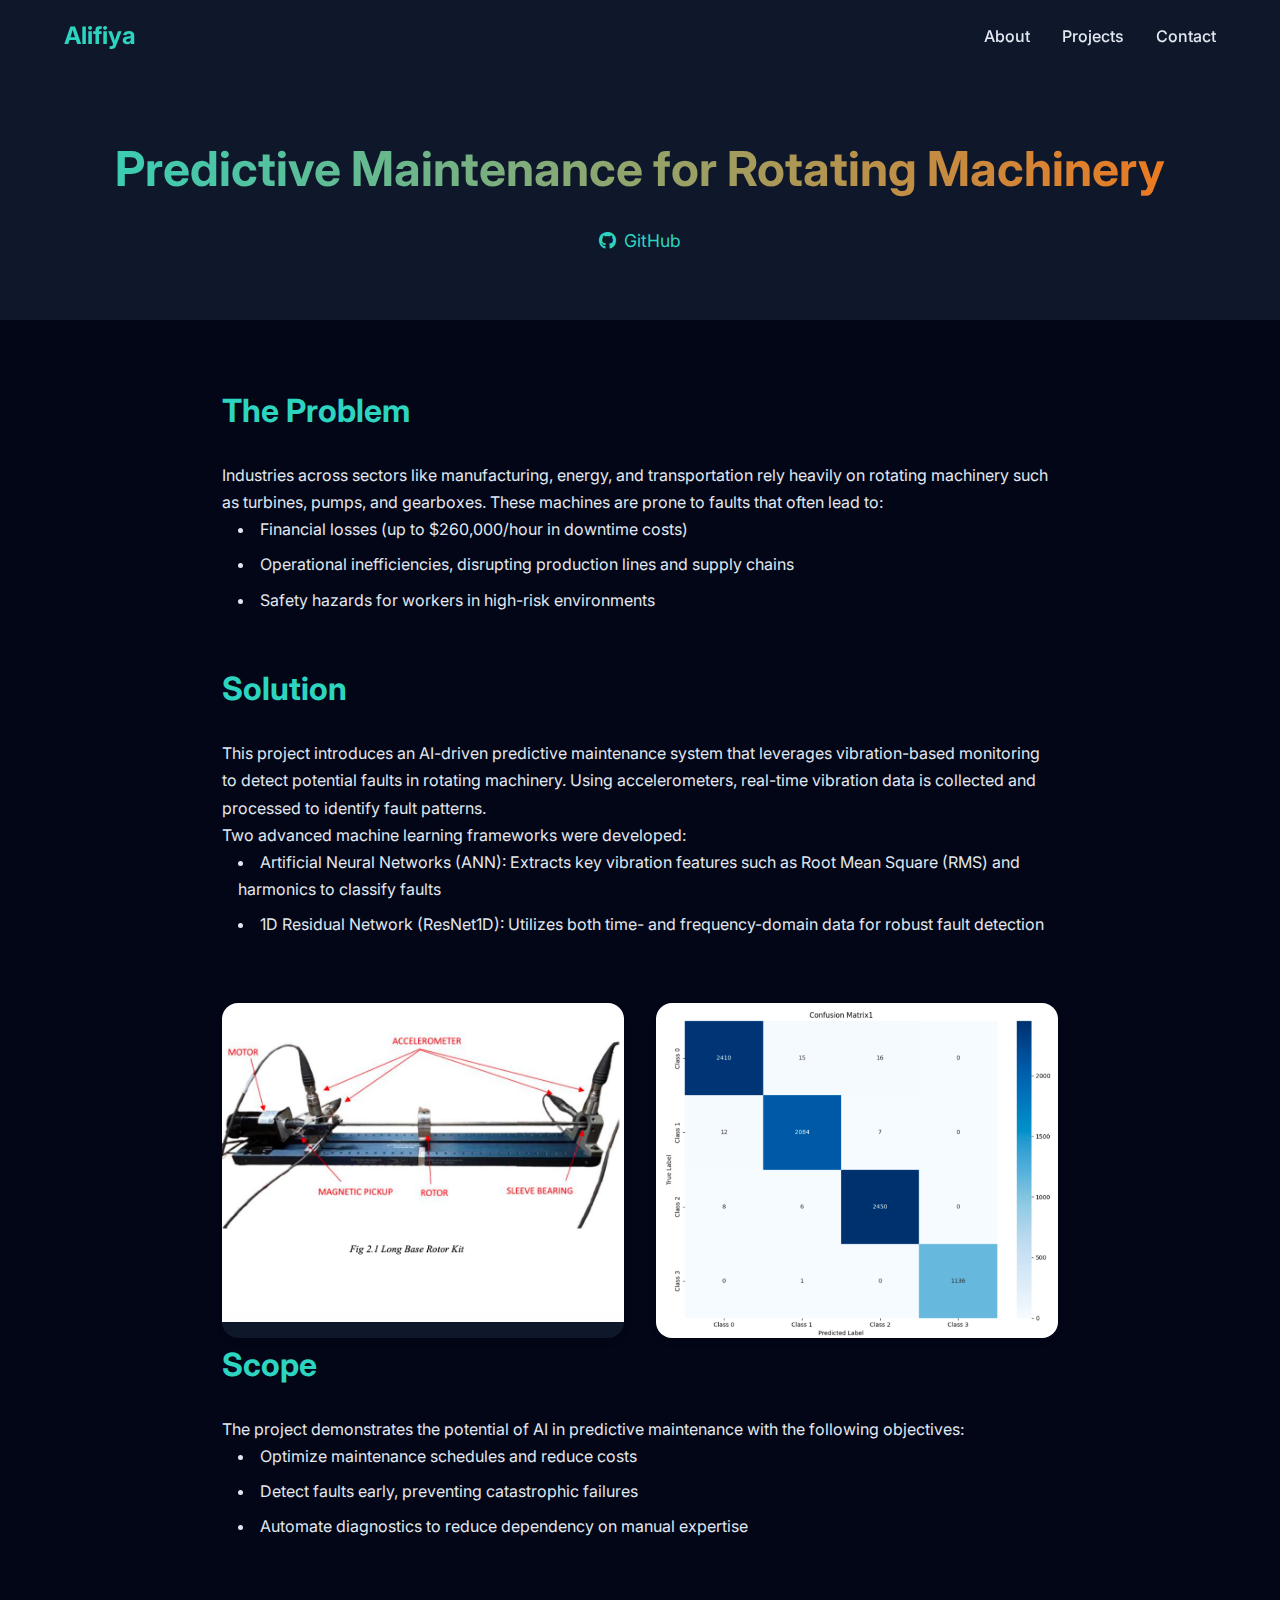
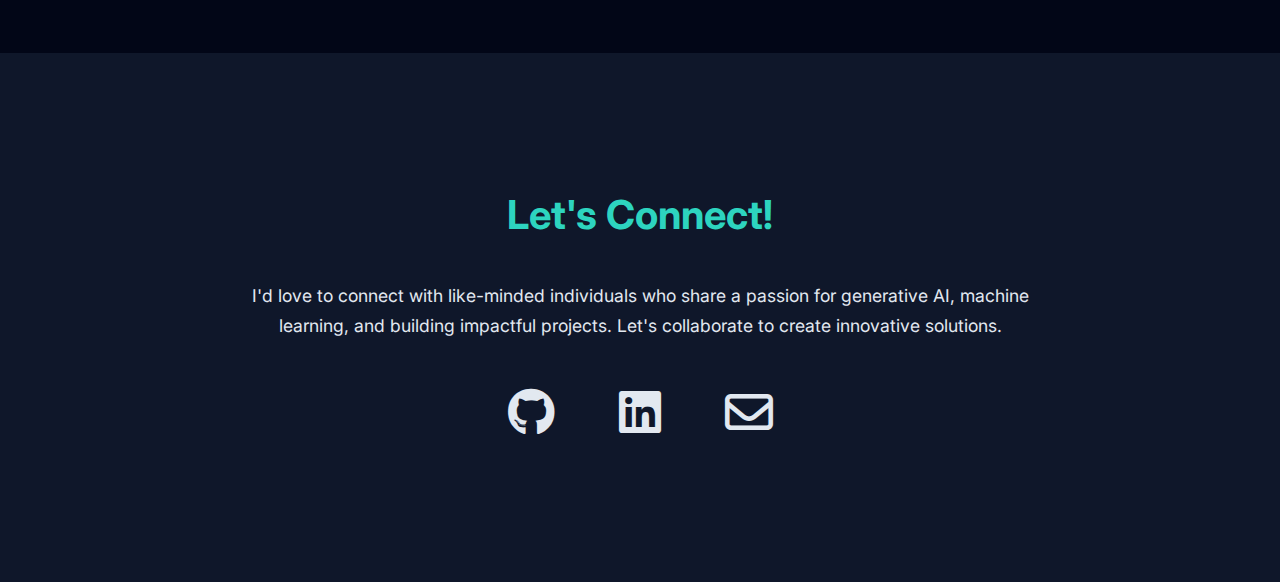
<file: project2.html>
<!DOCTYPE html>
<html lang="en">
<head>
    <meta charset="UTF-8">
    <meta name="viewport" content="width=device-width, initial-scale=1.0">
    <title>Predictive Maintenance | Alifiya's Portfolio</title>
    <link href="https://fonts.googleapis.com/css2?family=Inter:wght@400;500;600;700&display=swap" rel="stylesheet">
    <link rel="stylesheet" href="https://cdnjs.cloudflare.com/ajax/libs/font-awesome/6.0.0/css/all.min.css">
    <link rel="stylesheet" href="styles.css">
</head>
<body>
    <nav>
        <div class="nav-content">
            <a href="index.html" class="nav-logo">Alifiya</a>
            <ul class="nav-links">
                <li><a href="index.html#about">About</a></li>
                <li><a href="index.html#projects">Projects</a></li>
                <li><a href="index.html#contact">Contact</a></li>
            </ul>
        </div>
    </nav>

    <header class="project-hero">
        <h1>Predictive Maintenance for Rotating Machinery</h1>
        <a href="https://github.com/alifiya13/MMS_MultiChannel" class="github-link">
            <i class="fab fa-github"></i>
            GitHub
        </a>
    </header>

    <main class="project-content">
        <section class="content-section">
            <h2>The Problem</h2>
            <p>Industries across sectors like manufacturing, energy, and transportation rely heavily on rotating machinery such as turbines, pumps, and gearboxes. These machines are prone to faults that often lead to:</p>
            <ul>
                <li>Financial losses (up to $260,000/hour in downtime costs)</li>
                <li>Operational inefficiencies, disrupting production lines and supply chains</li>
                <li>Safety hazards for workers in high-risk environments</li>
            </ul>
        </section>

        <section class="content-section">
            <h2>Solution</h2>
            <p>This project introduces an AI-driven predictive maintenance system that leverages vibration-based monitoring to detect potential faults in rotating machinery. Using accelerometers, real-time vibration data is collected and processed to identify fault patterns.</p>
            <p>Two advanced machine learning frameworks were developed:</p>
            <ul>
                <li>Artificial Neural Networks (ANN): Extracts key vibration features such as Root Mean Square (RMS) and harmonics to classify faults</li>
                <li>1D Residual Network (ResNet1D): Utilizes both time- and frequency-domain data for robust fault detection</li>
            </ul>
        </section>

        <div class="media-gallery">
            <div class="media-item">
                <img src="pr2_img3.png" alt="Project visualization">
            </div>
            <div class="media-item">
                <img src="pr2_img2.png" alt="System architecture">
            </div>
        </div>

        <section class="content-section">
            <h2>Scope</h2>
            <p>The project demonstrates the potential of AI in predictive maintenance with the following objectives:</p>
            <ul>
                <li>Optimize maintenance schedules and reduce costs</li>
                <li>Detect faults early, preventing catastrophic failures</li>
                <li>Automate diagnostics to reduce dependency on manual expertise</li>
            </ul>
        </section>
    </main>

    <footer class="connect-section" id="contact">
        <div class="section">
            <h2 class="section-title">Let's Connect!</h2>
            <div class="contact-content">
                <p>
                    I'd love to connect with like-minded individuals who share a passion for generative AI, machine learning, and building impactful projects. Let's collaborate to create innovative solutions.
                </p>
            </div>
            <div class="social-links">
                <a href="https://github.com/alifiya13" class="social-link"><i class="fab fa-github"></i></a>
                <a href="https://www.linkedin.com/in/alifiya-batterywala/" class="social-link"><i class="fab fa-linkedin"></i></a>
                <a href="batterywalaalifiya13@gmail.com" class="social-link"><i class="far fa-envelope"></i></a>
            </div>
        </div>
    </footer>
</body>
</html>
</file>
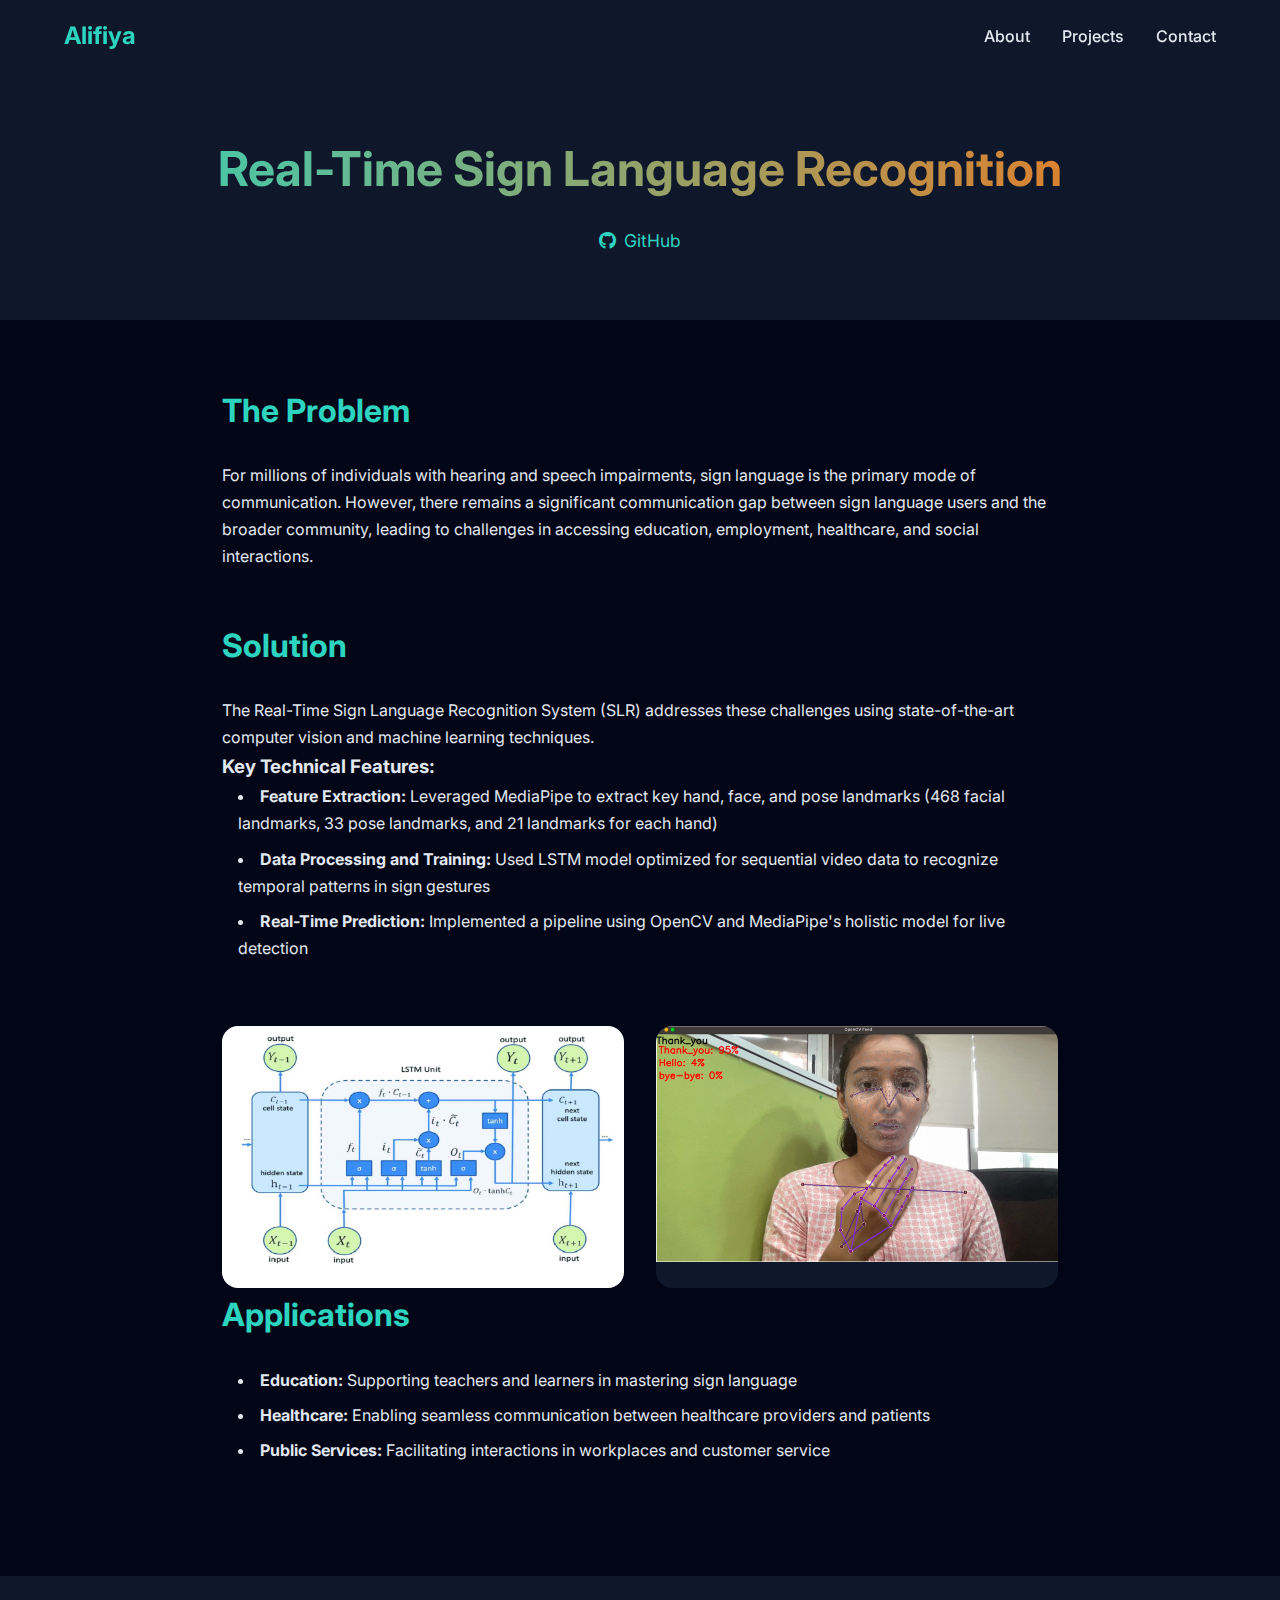
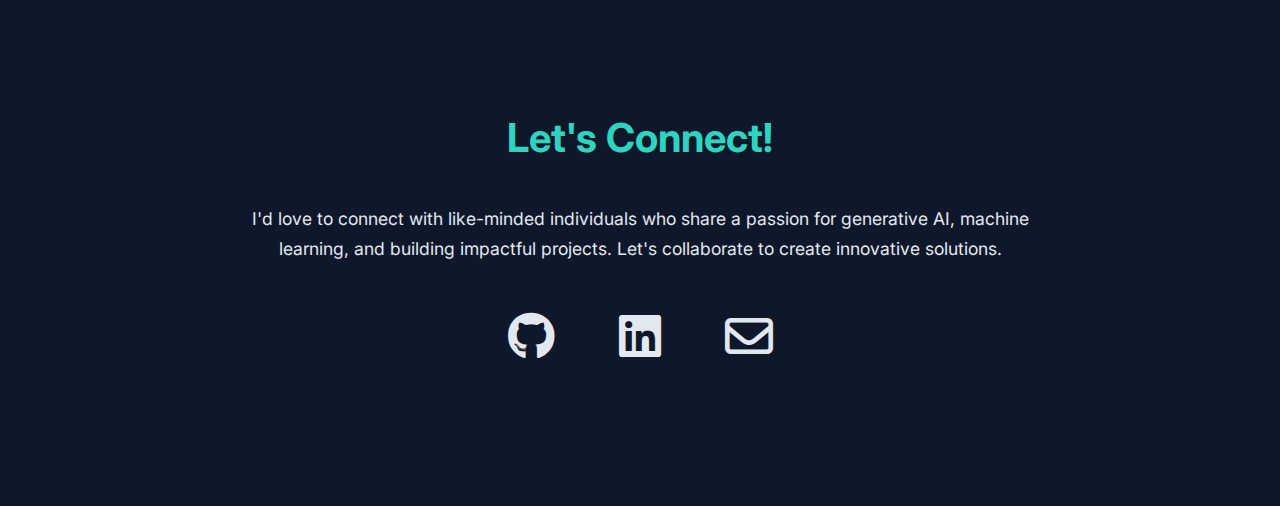
<file: project3.html>
<!DOCTYPE html>
<html lang="en">
<head>
    <meta charset="UTF-8">
    <meta name="viewport" content="width=device-width, initial-scale=1.0">
    <title>Sign Language Recognition | Alifiya's Portfolio</title>
    <link href="https://fonts.googleapis.com/css2?family=Inter:wght@400;500;600;700&display=swap" rel="stylesheet">
    <link rel="stylesheet" href="https://cdnjs.cloudflare.com/ajax/libs/font-awesome/6.0.0/css/all.min.css">
    <link rel="stylesheet" href="styles.css">
</head>
<body>
    <nav>
        <div class="nav-content">
            <a href="index.html" class="nav-logo">Alifiya</a>
            <ul class="nav-links">
                <li><a href="index.html#about">About</a></li>
                <li><a href="index.html#projects">Projects</a></li>
                <li><a href="index.html#contact">Contact</a></li>
            </ul>
        </div>
    </nav>

    <header class="project-hero">
        <h1>Real-Time Sign Language Recognition</h1>
        <a href="https://github.com/alifiya13/Real-Time-Sign-language-recognition" class="github-link">
            <i class="fab fa-github"></i>
            GitHub
        </a>
    </header>

    <main class="project-content">
        <section class="content-section">
            <h2>The Problem</h2>
            <p>For millions of individuals with hearing and speech impairments, sign language is the primary mode of communication. However, there remains a significant communication gap between sign language users and the broader community, leading to challenges in accessing education, employment, healthcare, and social interactions.</p>
        </section>

        <section class="content-section">
            <h2>Solution</h2>
            <p>The Real-Time Sign Language Recognition System (SLR) addresses these challenges using state-of-the-art computer vision and machine learning techniques.</p>
            <h3>Key Technical Features:</h3>
            <ul>
                <li><strong>Feature Extraction:</strong> Leveraged MediaPipe to extract key hand, face, and pose landmarks (468 facial landmarks, 33 pose landmarks, and 21 landmarks for each hand)</li>
                <li><strong>Data Processing and Training:</strong> Used LSTM model optimized for sequential video data to recognize temporal patterns in sign gestures</li>
                <li><strong>Real-Time Prediction:</strong> Implemented a pipeline using OpenCV and MediaPipe's holistic model for live detection</li>
            </ul>
        </section>

        <div class="media-gallery">
            <div class="media-item">
                <img src="pr3_img2.png" alt="System architecture">
            </div>
            <div class="media-item">
                <img src="pr3_img3.png" alt="Recognition demo">
            </div>
        </div>

        <section class="content-section">
            <h2>Applications</h2>
            <ul>
                <li><strong>Education:</strong> Supporting teachers and learners in mastering sign language</li>
                <li><strong>Healthcare:</strong> Enabling seamless communication between healthcare providers and patients</li>
                <li><strong>Public Services:</strong> Facilitating interactions in workplaces and customer service</li>
            </ul>
        </section>
    </main>

    <footer class="connect-section" id="contact">
        <div class="section">
            <h2 class="section-title">Let's Connect!</h2>
            <div class="contact-content">
                <p>
                    I'd love to connect with like-minded individuals who share a passion for generative AI, machine learning, and building impactful projects. Let's collaborate to create innovative solutions.
                </p>
            </div>
            <div class="social-links">
                <a href="https://github.com/alifiya13" class="social-link"><i class="fab fa-github"></i></a>
                <a href="https://www.linkedin.com/in/alifiya-batterywala/" class="social-link"><i class="fab fa-linkedin"></i></a>
                <a href="batterywalaalifiya13@gmail.com" class="social-link"><i class="far fa-envelope"></i></a>
            </div>
        </div>
    </footer>
</body>
</html>
</file>
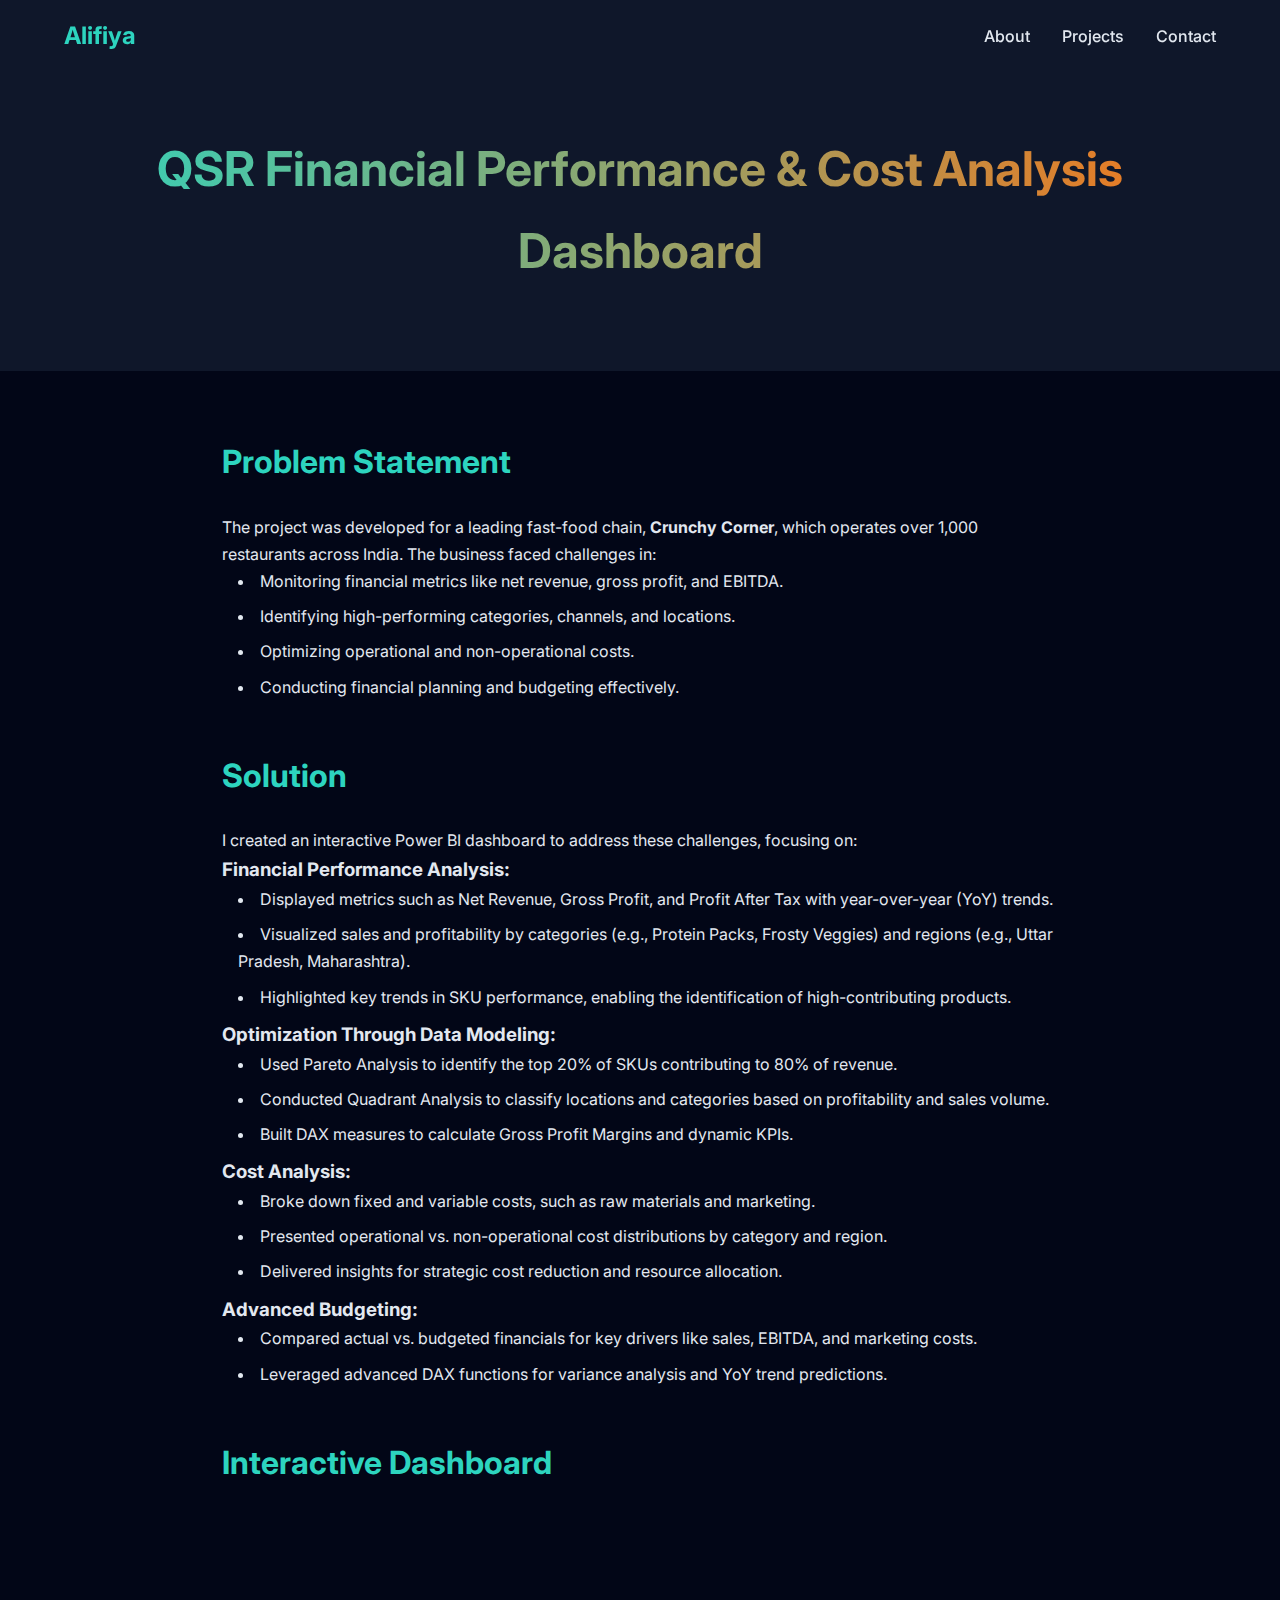
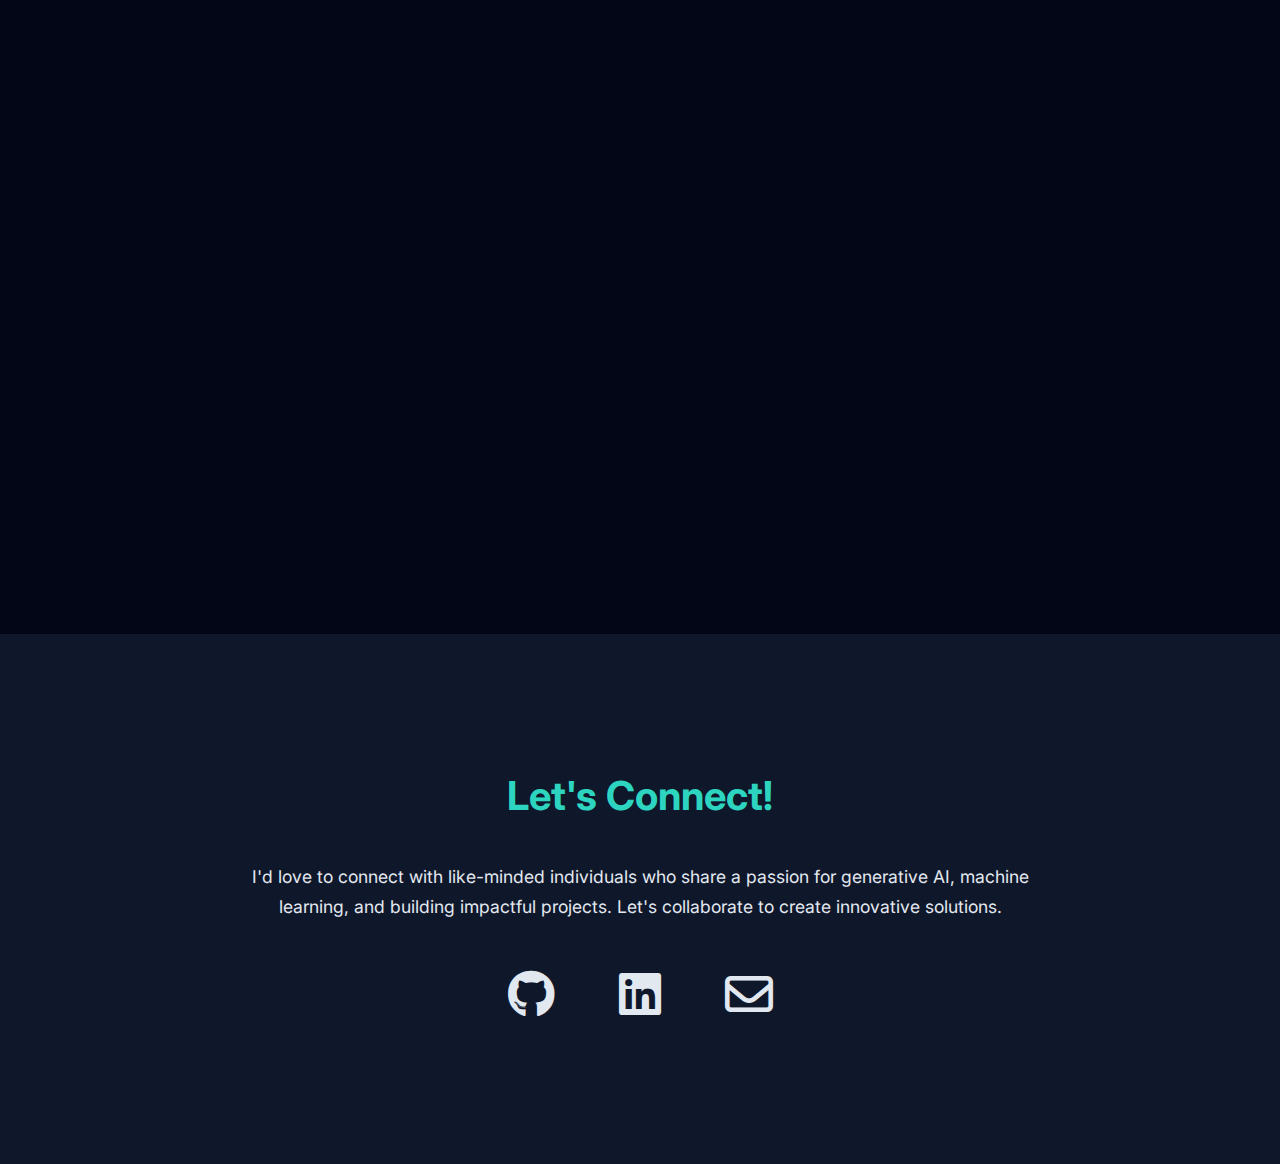
<file: project4.html>
<!DOCTYPE html>
<html lang="en">
<head>
    <meta charset="UTF-8">
    <meta name="viewport" content="width=device-width, initial-scale=1.0">
    <title>Fitness AI Agent | Alifiya's Portfolio</title>
    <link href="https://fonts.googleapis.com/css2?family=Inter:wght@400;500;600;700&display=swap" rel="stylesheet">
    <link rel="stylesheet" href="https://cdnjs.cloudflare.com/ajax/libs/font-awesome/6.0.0/css/all.min.css">
    <link rel="stylesheet" href="styles.css">
</head>
<body>
    <nav>
        <div class="nav-content">
            <a href="index.html" class="nav-logo">Alifiya</a>
            <ul class="nav-links">
                <li><a href="index.html#about">About</a></li>
                <li><a href="index.html#projects">Projects</a></li>
                <li><a href="index.html#contact">Contact</a></li>
            </ul>
        </div>
    </nav>

    <header class="project-hero">
        <h1>QSR Financial Performance & Cost Analysis Dashboard</h1>
    </header>

    <main class="project-content">
        <section class="content-section">
            <h2>Problem Statement</h2>
            <p>
                The project was developed for a leading fast-food chain, <strong>Crunchy Corner</strong>, which operates over 1,000 restaurants across India. The business faced challenges in:
            </p>
            <ul>
                <li>Monitoring financial metrics like net revenue, gross profit, and EBITDA.</li>
                <li>Identifying high-performing categories, channels, and locations.</li>
                <li>Optimizing operational and non-operational costs.</li>
                <li>Conducting financial planning and budgeting effectively.</li>
            </ul>
        </section>
    
        <section class="content-section">
            <h2>Solution</h2>
            <p>
                I created an interactive Power BI dashboard to address these challenges, focusing on:
            </p>
    
            <h3>Financial Performance Analysis:</h3>
            <ul>
                <li>Displayed metrics such as Net Revenue, Gross Profit, and Profit After Tax with year-over-year (YoY) trends.</li>
                <li>Visualized sales and profitability by categories (e.g., Protein Packs, Frosty Veggies) and regions (e.g., Uttar Pradesh, Maharashtra).</li>
                <li>Highlighted key trends in SKU performance, enabling the identification of high-contributing products.</li>
            </ul>
    
            <h3>Optimization Through Data Modeling:</h3>
            <ul>
                <li>Used Pareto Analysis to identify the top 20% of SKUs contributing to 80% of revenue.</li>
                <li>Conducted Quadrant Analysis to classify locations and categories based on profitability and sales volume.</li>
                <li>Built DAX measures to calculate Gross Profit Margins and dynamic KPIs.</li>
            </ul>
    
            <h3>Cost Analysis:</h3>
            <ul>
                <li>Broke down fixed and variable costs, such as raw materials and marketing.</li>
                <li>Presented operational vs. non-operational cost distributions by category and region.</li>
                <li>Delivered insights for strategic cost reduction and resource allocation.</li>
            </ul>
    
            <h3>Advanced Budgeting:</h3>
            <ul>
                <li>Compared actual vs. budgeted financials for key drivers like sales, EBITDA, and marketing costs.</li>
                <li>Leveraged advanced DAX functions for variance analysis and YoY trend predictions.</li>
            </ul>
        </section>

        <section class="content-section">
            <h2>Interactive Dashboard</h2>
            <iframe title="QSR Data Analysis" width="100%" height="600" 
                src="https://app.powerbi.com/view?r=eyJrIjoiNTBjOWM5MDgtZWFlOS00ZGIzLWE4ZDctYmMyZTc1NDhhODNmIiwidCI6Ijk2NDY0YThhLWY4ZWQtNDBiMS05OWUyLTVmNmI1MGEyMDI1MCIsImMiOjN9" 
                frameborder="0" allowFullScreen="true">
            </iframe>
        </section>
    </main>

    <footer class="connect-section" id="contact">
        <div class="section">
            <h2 class="section-title">Let's Connect!</h2>
            <div class="contact-content">
                <p>
                    I'd love to connect with like-minded individuals who share a passion for generative AI, machine learning, and building impactful projects. Let's collaborate to create innovative solutions.
                </p>
            </div>
            <div class="social-links">
                <a href="https://github.com/alifiya13" class="social-link"><i class="fab fa-github"></i></a>
                <a href="https://www.linkedin.com/in/alifiya-batterywala/" class="social-link"><i class="fab fa-linkedin"></i></a>
                <a href="batterywalaalifiya13@gmail.com" class="social-link"><i class="far fa-envelope"></i></a>
            </div>
        </div>
    </footer>
</body>
</html>
</file>
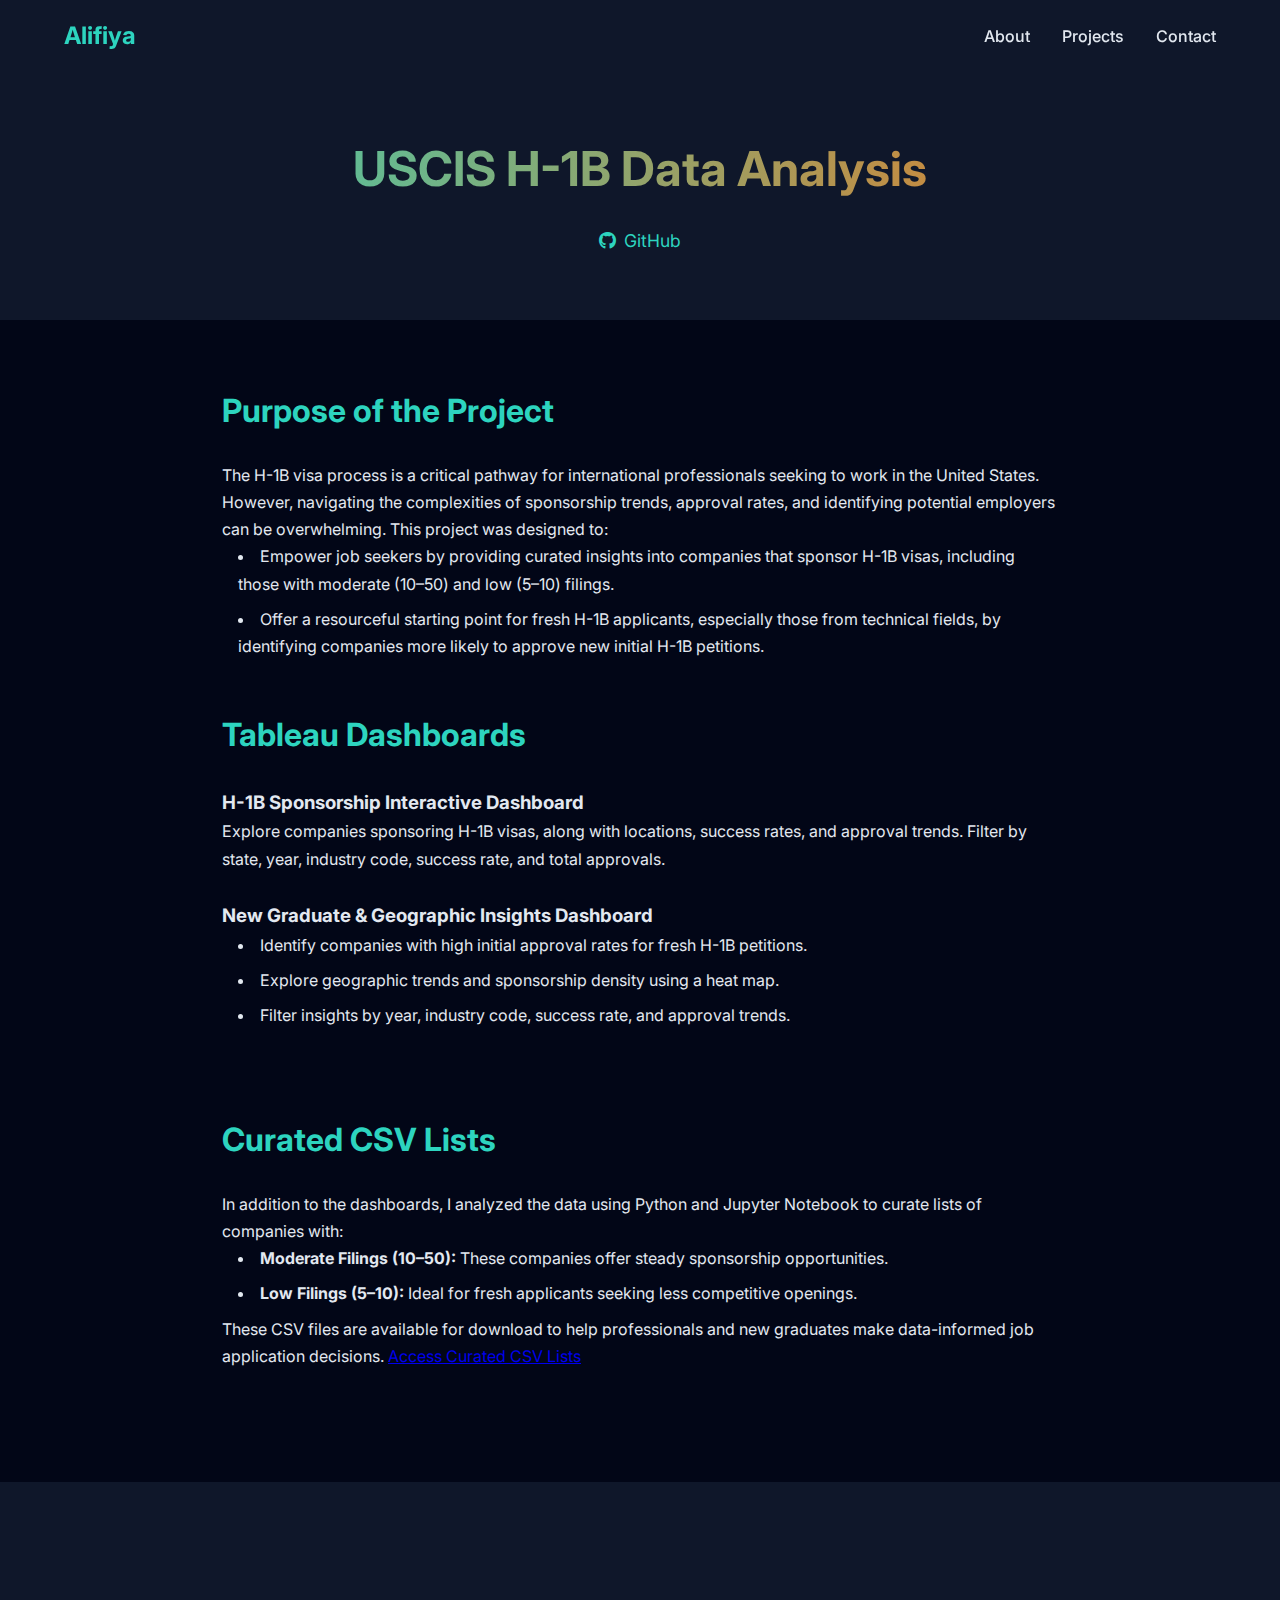
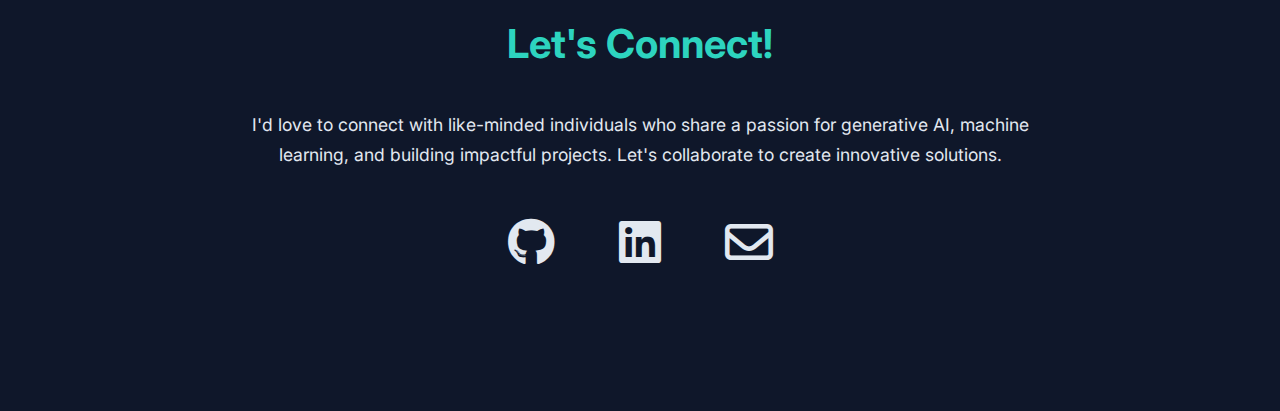
<file: project5.html>
<!DOCTYPE html>
<html lang="en">
<head>
    <meta charset="UTF-8">
    <meta name="viewport" content="width=device-width, initial-scale=1.0">
    <title>USCIS H-1B Data Analysis | Alifiya's Portfolio</title>
    <link href="https://fonts.googleapis.com/css2?family=Inter:wght@400;500;600;700&display=swap" rel="stylesheet">
    <link rel="stylesheet" href="https://cdnjs.cloudflare.com/ajax/libs/font-awesome/6.0.0/css/all.min.css">
    <link rel="stylesheet" href="styles.css">
</head>
<body>
    <nav>
        <div class="nav-content">
            <a href="index.html" class="nav-logo">Alifiya</a>
            <ul class="nav-links">
                <li><a href="index.html#about">About</a></li>
                <li><a href="index.html#projects">Projects</a></li>
                <li><a href="index.html#contact">Contact</a></li>
            </ul>
        </div>
    </nav>

    <header class="project-hero">
        <h1>USCIS H-1B Data Analysis</h1>
        <a href="https://github.com/alifiya13/USCIS-H1B-Data-Analysis" class="github-link">
            <i class="fab fa-github"></i>
            GitHub
        </a>
    </header>

    <main class="project-content">
        <section class="content-section">
            <h2>Purpose of the Project</h2>
            <p>
                The H-1B visa process is a critical pathway for international professionals seeking to work in the United States. However, navigating the complexities of sponsorship trends, approval rates, and identifying potential employers can be overwhelming. This project was designed to:
            </p>
            <ul>
                <li>Empower job seekers by providing curated insights into companies that sponsor H-1B visas, including those with moderate (10–50) and low (5–10) filings.</li>
                <li>Offer a resourceful starting point for fresh H-1B applicants, especially those from technical fields, by identifying companies more likely to approve new initial H-1B petitions.</li>
            </ul>
        </section>

        <section class="content-section">
            <h2>Tableau Dashboards</h2>
            <h3>H-1B Sponsorship Interactive Dashboard</h3>
            <p>
                Explore companies sponsoring H-1B visas, along with locations, success rates, and approval trends.
                Filter by state, year, industry code, success rate, and total approvals.

            </p>
            <p>&nbsp;</p>
            <div class="tableauPlaceholder" id="viz1737842398892" style="position: relative">
                <noscript>
                    <a href="#"><img alt="Dashboard 1" src="https://public.tableau.com/static/images/H1/H1BSponsorshipInteractiveDashboard/Dashboard1/1_rss.png" style="border: none" /></a>
                </noscript>
                <object class="tableauViz" style="display: none;">
                    <param name="host_url" value="https%3A%2F%2Fpublic.tableau.com%2F" />
                    <param name="embed_code_version" value="3" />
                    <param name="site_root" value="" />
                    <param name="name" value="H1BSponsorshipInteractiveDashboard/Dashboard1" />
                    <param name="tabs" value="yes" />
                    <param name="toolbar" value="yes" />
                </object>
            </div>

            <h3>New Graduate & Geographic Insights Dashboard</h3>
            <ul>
                <li>Identify companies with high initial approval rates for fresh H-1B petitions.</li>
                <li>Explore geographic trends and sponsorship density using a heat map.</li>
                <li>Filter insights by year, industry code, success rate, and approval trends.</li>
            </ul>
            <p>&nbsp;</p>
            <div class="tableauPlaceholder" id="viz1737842320958" style="position: relative">
                <noscript>
                    <a href="#"><img alt="Dashboard 2" src="https://public.tableau.com/static/images/H1/H1BSponsorshipInteractiveDashboard/Dashboard2/1_rss.png" style="border: none" /></a>
                </noscript>
                <object class="tableauViz" style="display: none;">
                    <param name="host_url" value="https%3A%2F%2Fpublic.tableau.com%2F" />
                    <param name="embed_code_version" value="3" />
                    <param name="site_root" value="" />
                    <param name="name" value="H1BSponsorshipInteractiveDashboard/Dashboard2" />
                    <param name="tabs" value="yes" />
                    <param name="toolbar" value="yes" />
                </object>
            </div>
        </section>

        <section class="content-section">
            <h2>Curated CSV Lists</h2>
            <p>
                In addition to the dashboards, I analyzed the data using Python and Jupyter Notebook to curate lists of companies with:
            </p>
            <ul>
                <li><strong>Moderate Filings (10–50):</strong> These companies offer steady sponsorship opportunities.</li>
                <li><strong>Low Filings (5–10):</strong> Ideal for fresh applicants seeking less competitive openings.</li>
            </ul>
            <p>
                These CSV files are available for download to help professionals and new graduates make data-informed job application decisions.
                <a href="https://drive.google.com/drive/u/1/folders/1Sb4CuQp1SD3nMU4sSgFsSmIryUNwueEo" target="_blank">Access Curated CSV Lists</a>
            </p>
        </section>
    </main>

    <footer class="connect-section" id="contact">
        <div class="section">
            <h2 class="section-title">Let's Connect!</h2>
            <div class="contact-content">
                <p>
                    I'd love to connect with like-minded individuals who share a passion for generative AI, machine learning, and building impactful projects. Let's collaborate to create innovative solutions.
                </p>
            </div>
            <div class="social-links">
                <a href="https://github.com/alifiya13" class="social-link"><i class="fab fa-github"></i></a>
                <a href="https://www.linkedin.com/in/alifiya-batterywala/" class="social-link"><i class="fab fa-linkedin"></i></a>
                <a href="mailto:batterywalaalifiya13@gmail.com" class="social-link"><i class="far fa-envelope"></i></a>
            </div>
        </div>
    </footer>

    <script type="text/javascript">
        var divElement1 = document.getElementById('viz1737842398892');
        var vizElement1 = divElement1.getElementsByTagName('object')[0];
        vizElement1.style.minWidth = '1000px';
        vizElement1.style.maxWidth = '100%';
        vizElement1.style.minHeight = '850px';
        vizElement1.style.maxHeight = '1000px';
        var scriptElement1 = document.createElement('script');
        scriptElement1.src = 'https://public.tableau.com/javascripts/api/viz_v1.js';
        vizElement1.parentNode.insertBefore(scriptElement1, vizElement1);

        var divElement2 = document.getElementById('viz1737842320958');
        var vizElement2 = divElement2.getElementsByTagName('object')[0];
        vizElement2.style.minWidth = '1000px';
        vizElement2.style.maxWidth = '100%';
        vizElement2.style.minHeight = '850px';
        vizElement2.style.maxHeight = '1000px';
        var scriptElement2 = document.createElement('script');
        scriptElement2.src = 'https://public.tableau.com/javascripts/api/viz_v1.js';
        vizElement2.parentNode.insertBefore(scriptElement2, vizElement2);
    </script>
</body>
</html>
</file>
<file: styles.css>
:root {
    --primary: #2dd4bf;
    --secondary: #0f172a;
    --text: #e2e8f0;
    --accent: #f97316;
    --background: #020617;
  }
  
  * {
    margin: 0;
    padding: 0;
    box-sizing: border-box;
    font-family: 'Inter', sans-serif;
  }
  
  body {
    background-color: var(--background);
    color: var(--text);
    line-height: 1.7;
  }
  
  /* Navigation */
  nav {
    background: rgba(15, 23, 42, 0.9);
    backdrop-filter: blur(10px);
    padding: 1rem 5%;
    position: fixed;
    width: 100%;
    z-index: 100;
  }
  
  .nav-content {
    display: flex;
    justify-content: space-between;
    align-items: center;
    max-width: 1200px;
    margin: 0 auto;
  }
  
  .nav-logo {
    font-size: 1.5rem;
    font-weight: 700;
    color: var(--primary);
    text-decoration: none;
    transition: color 0.3s ease;
  }
  
  .nav-links {
    display: flex;
    gap: 2rem;
    list-style: none;
  }
  
  .nav-links a {
    color: var(--text);
    text-decoration: none;
    font-weight: 500;
    transition: color 0.3s ease;
  }
  
  .nav-links a:hover {
    color: var(--primary);
  }
  
  /* Hero Section */
  .hero {
    min-height: 100vh;
    display: flex;
    align-items: center;
    justify-content: center;
    text-align: center;
    padding: 0 5%;
    background: linear-gradient(rgba(2, 6, 23, 0.8), rgba(2, 6, 23, 0.8)), url('hero-bg.jpg');
    background-size: cover;
    background-position: center;
  }
  
  .hero-content h1 {
    font-size: 4rem;
    margin-bottom: 1rem;
    background: linear-gradient(to right, var(--primary), var(--accent));
    -webkit-background-clip: text;
    -webkit-text-fill-color: transparent;
  }
  
  .hero-content p {
    font-size: 1.5rem;
    margin-bottom: 2rem;
  }
  
  /* Sections */
  .section {
    padding: 6rem 5%;
    max-width: 1200px;
    margin: 0 auto;
  }
  
  .section-title {
    font-size: 2.5rem;
    margin-bottom: 3rem;
    text-align: center;
    color: var(--primary);
  }
  
  /* Projects Grid */
  .projects-grid {
    display: grid;
    grid-template-columns: repeat(auto-fit, minmax(300px, 1fr));
    gap: 2rem;
  }
  
  .project-card {
    background: var(--secondary);
    border-radius: 1rem;
    overflow: hidden;
    transition: transform 0.3s ease;
  }
  
  .project-card:hover {
    transform: translateY(-5px);
  }
  
  .project-image {
    width: 100%;
    height: 200px;
    object-fit: cover;
  }
  
  .project-content {
    padding: 1.5rem;
  }
  
  .project-title {
    font-size: 1.25rem;
    margin-bottom: 1rem;
    color: var(--primary);
  }
  
  /* Project Page */
  .project-header {
    padding: 8rem 5% 4rem;
    background: var(--secondary);
  }
  
  .project-details {
    max-width: 1200px;
    margin: 0 auto;
  }
  
  .project-gallery {
    margin: 4rem 0;
    display: grid;
    grid-template-columns: repeat(auto-fit, minmax(300px, 1fr));
    gap: 2rem;
  }
  
  .gallery-item {
    border-radius: 0.5rem;
    overflow: hidden;
  }
  
  .gallery-item img, 
  .gallery-item video {
    width: 100%;
    height: 100%;
    object-fit: cover;
  }
  
  /* Social Links */
  .social-links {
    display: flex;
    justify-content: center;
    gap: 4rem;
    margin-top: 2rem;
  }
  
  .social-link {
    color: var(--text);
    font-size: 3rem;
    transition: color 0.3s ease;
  }
  
  .social-link:hover {
    color: var(--primary);
  }
  
  /* Buttons */
  .btn {
    display: inline-block;
    padding: 0.75rem 1.5rem;
    border-radius: 0.5rem;
    text-decoration: none;
    font-weight: 500;
    transition: all 0.3s ease;
  }
  
  .btn-primary {
    background: var(--primary);
    color: var(--background);
  }
  
  .btn-primary:hover {
    background: var(--accent);
    transform: translateY(-2px);
  }
  
  /* Footer */
  footer {
    background: var(--secondary);
    padding: 4rem 5%;
    text-align: center;
  }
  
  .footer-text {
    color: var(--text);
    opacity: 0.8;
  }

/* Project Page Specific Styles */
.project-hero {
  padding: 8rem 2rem 4rem;
  background: var(--secondary);
  text-align: center;
}

.project-hero h1 {
  font-size: 3rem;
  margin-bottom: 1rem;
  background: linear-gradient(to right, var(--primary), var(--accent));
  -webkit-background-clip: text;
  -webkit-text-fill-color: transparent;
}

.github-link {
  display: inline-flex;
  align-items: center;
  gap: 0.5rem;
  color: var(--primary);
  text-decoration: none;
  font-size: 1.1rem;
  transition: color 0.3s ease;
}

.github-link:hover {
  color: var(--accent);
}

.project-content {
  max-width: 900px;
  margin: 0 auto;
  padding: 4rem 2rem;
}

.content-section {
  margin-bottom: 3rem;
}

.content-section h2 {
  color: var(--primary);
  font-size: 2rem;
  margin-bottom: 1.5rem;
}

.content-section ul {
  list-style-position: inside;
  margin-left: 1rem;
}

.content-section li {
  margin-bottom: 0.5rem;
}

.media-gallery {
  margin-top: 4rem;
  display: grid;
  grid-template-columns: repeat(auto-fit, minmax(300px, 1fr));
  gap: 2rem;
}

.media-item {
  border-radius: 1rem;
  overflow: hidden;
  background: var(--secondary);
  box-shadow: 0 4px 6px rgba(0, 0, 0, 0.1);
}

.media-item img,
.media-item video {
  width: 100%;
  height: auto;
  display: block;
}

.connect-section {
  background: var(--secondary);
  padding: 4rem 2rem;
  text-align: center;
}

.connect-section h2 {
  color: var(--primary);
  font-size: 2.5rem;
  margin-bottom: 2rem;
}

/* Add these styles to styles.css */

/* About Section Styles */
.about-container {
  display: flex;
  gap: 4rem;
  align-items: flex-start;
  max-width: 1000px;
  margin: 0 auto;
}

.about-content {
  flex: 1;
}

.about-content p {
  margin-bottom: 1.5rem;
  font-size: 1.1rem;
  text-align: justify;
}

.about-image {
  flex: 0 0 300px; /* Fixed width for the image container */
  margin-top: 0.5rem;
}

.about-image img {
  width: 100%;
  height: 300px;
  object-fit: cover;
  border-radius: 1rem;
  box-shadow: 0 4px 6px rgba(0, 0, 0, 0.1);
}

/* Contact Section Styles */
.connect-section .section {
  max-width: 1000px;
  margin: 0 auto;
  padding: 4rem 2rem;
}

.contact-content {
  max-width: 800px;
  margin: 0 auto 2rem;
}

.contact-content p {
  font-size: 1.1rem;
  text-align: center;
  margin-bottom: 2rem;
}

/* Responsive Design */
@media (max-width: 768px) {
  .about-container {
      flex-direction: column;
      gap: 2rem;
  }
  
  .about-image {
      order: -1; /* Move image to top on mobile */
      margin: 0 auto;
      max-width: 250px;
  }
}
</file>
